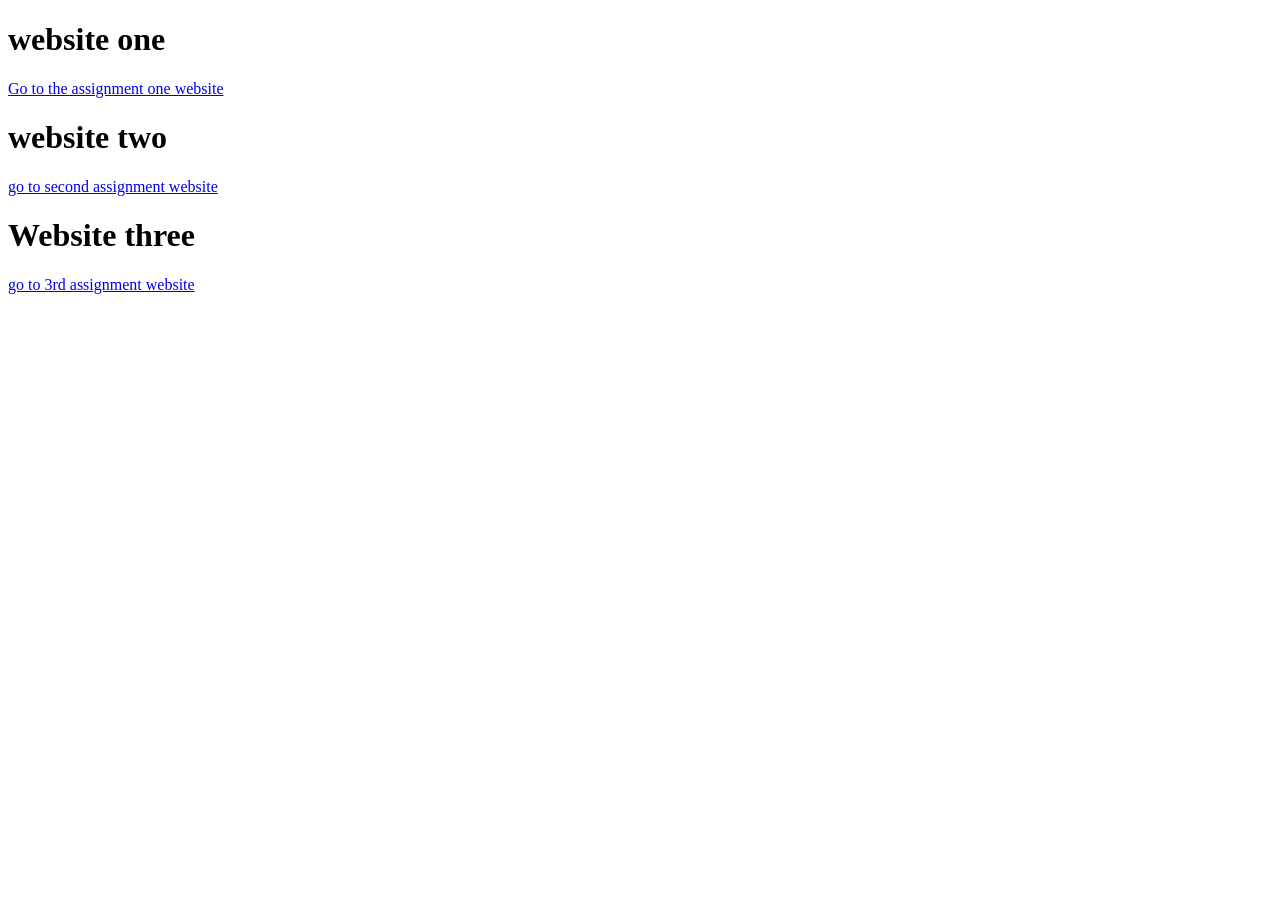
<file: index.html>
<!DOCTYPE html>
<html lang="en">
<head>
    <meta charset="UTF-8">
    <meta name="viewport" content="width=device-width, initial-scale=1.0">
    <title>All Assignment links</title>
</head>
<body>
    <h1>website one</h1>
    <a href="/one/index.html">Go to the assignment one website</a>
    <br>
    <h1>website two</h1>
    <a href="/two/index.html">go to second assignment website</a>
    <br>
    <h1>Website three</h1>
    <a href="/three/index.html">go to 3rd assignment website</a>
</body>
</html>
</file>
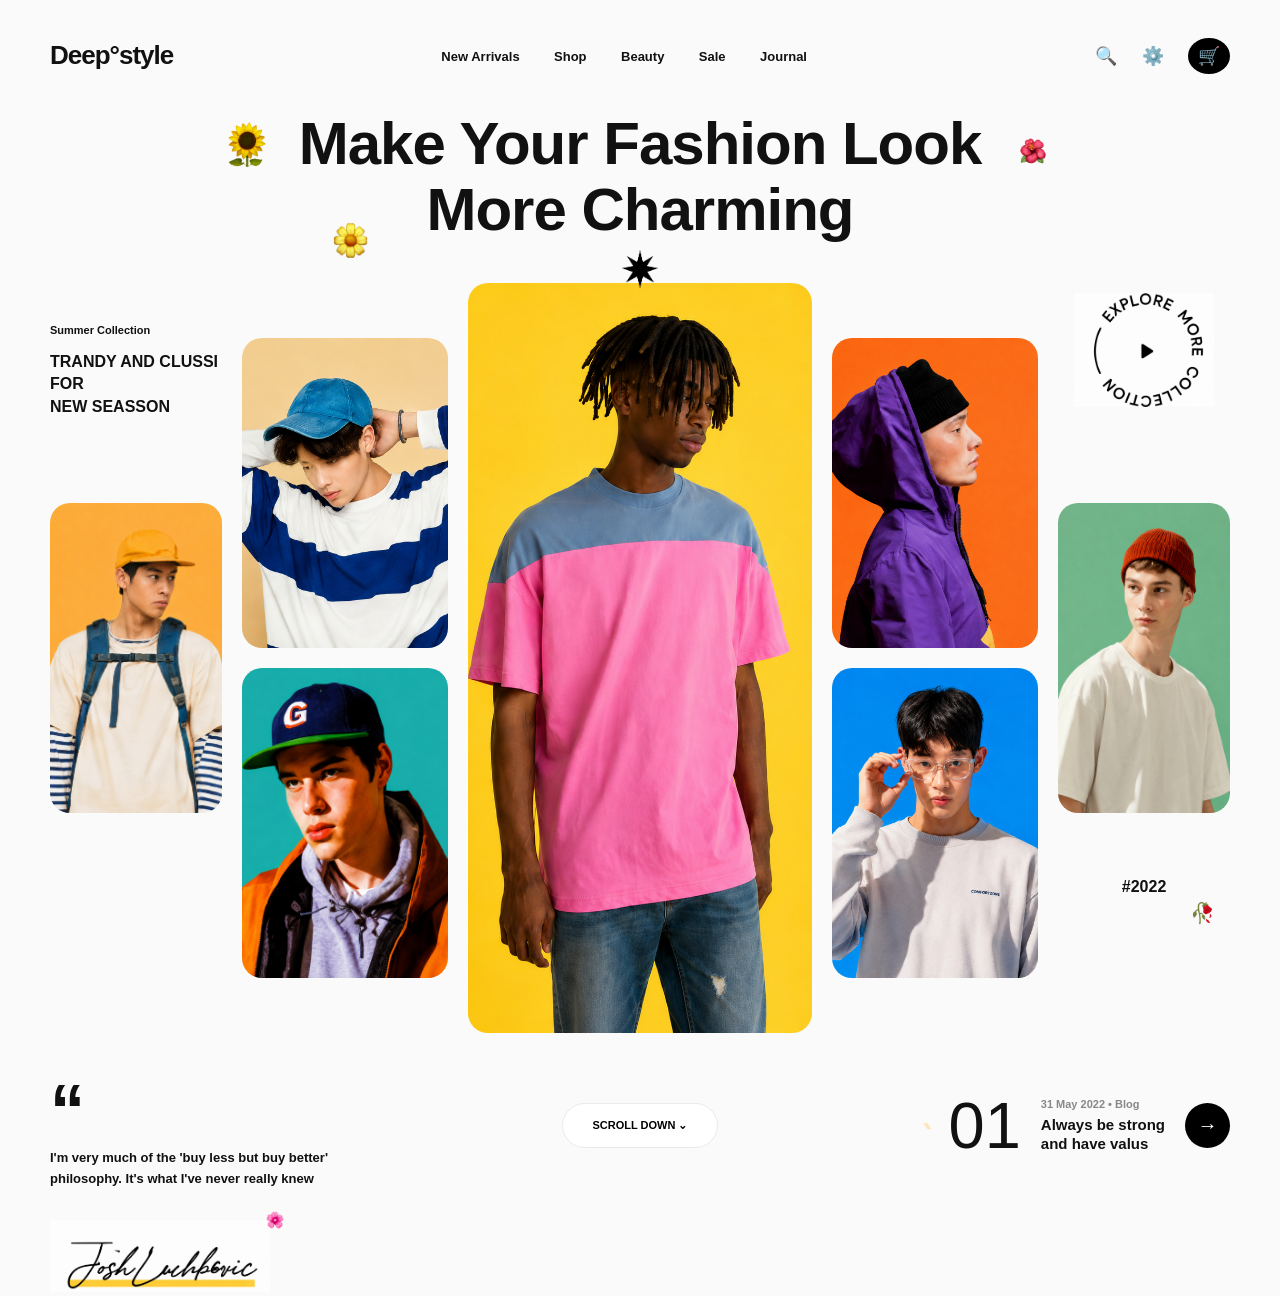
<file: three/index.html>
<!doctype html>
<html lang="en">
  <head>
    <meta charset="UTF-8" />
    <meta name="viewport" content="width=device-width, initial-scale=1.0" />
    <title>Deep°style Final Website</title>
    <link rel="stylesheet" href="style.css" />
  </head>
  <body>
    <div class="container">
      <header class="header">
        <div class="logo">Deep°style</div>
        <div class="nav">
          <span>New Arrivals</span>
          <span>Shop</span>
          <span>Beauty</span>
          <span>Sale</span>
          <span>Journal</span>
        </div>
        <div class="icons">
          <span>🔍</span>
          <span>⚙️</span>
          <span class="cart">🛒</span>
        </div>
      </header>

      <div class="hero">
        <img
          src="sunflower-emoji-plant-blossom-petal-transparent-png-220060-removebg-preview.png"
          alt="Sunflower"
          class="emoji left-emoji"
        />
        <h1>Make Your Fashion Look<br />More Charming</h1>
        <img
          src="Fabulous-Flower-Design-Flowers-Emoji-PNG-thumb-removebg-preview.png"
          alt="Red Flower"
          class="emoji right-emoji"
        />
        <img
          src="aewo372qwq5f-removebg-preview.png"
          alt="Yellow Daisy"
          class="emoji daisy-emoji"
        />
      </div>

      <div class="grid-container">
        <div class="item text-area">
          <p class="subtitle">Summer Collection</p>
          <h2>TRANDY AND CLUSSI FOR<br />NEW SEASSON</h2>
        </div>

        <div class="item img-1 img-box"></div>
        <div class="item img-2 img-box"></div>
        <div class="item img-3 img-box"></div>

        <div class="item img-4 img-box">
          <img src="star-removebg-preview.png" alt="Star" class="star" />
        </div>

        <div class="item img-5 img-box"></div>
        <div class="item img-6 img-box"></div>
        <div class="item img-7 img-box"></div>

        <div class="item explore-area">
          <img
            src="ChatGPT_Image_May_12_2026_03_38_47_PM.png"
            alt="Explore More"
            class="explore-img"
          />
        </div>

        <div class="item hashtag-area">
          <div style="margin-top: 30px">#2022</div>
          <div class="wilted-rose">🥀</div>
        </div>

        <div class="item quote-area">
          <div class="quote-mark">“</div>
          <p>
            I'm very much of the 'buy less but buy better' philosophy. It's what
            I've never really knew
          </p>

          <div class="signature-wrapper">
            <img
              src="signature_1.png"
              alt="Josh Luckperic Signature"
              class="signature-img"
            />
            <img src="pink-flower.png" alt="Pink Flower" class="pink-flower" />
          </div>
        </div>

        <div class="item scroll-area">
          <button class="scroll-btn">SCROLL DOWN ⌄</button>
        </div>

        <div class="item blog-area">
          <div class="blog-num-wrapper">
            <img src="yellow-bar_1.png" alt="Yellow Bar" class="yellow-bar" />
            <h1 class="blog-num">01</h1>
          </div>
          <div class="blog-info">
            <p>31 May 2022 • Blog</p>
            <h4>Always be strong<br />and have valus</h4>
          </div>
          <div class="arrow-btn">→</div>
        </div>
      </div>
    </div>
  </body>
</html>
</file>
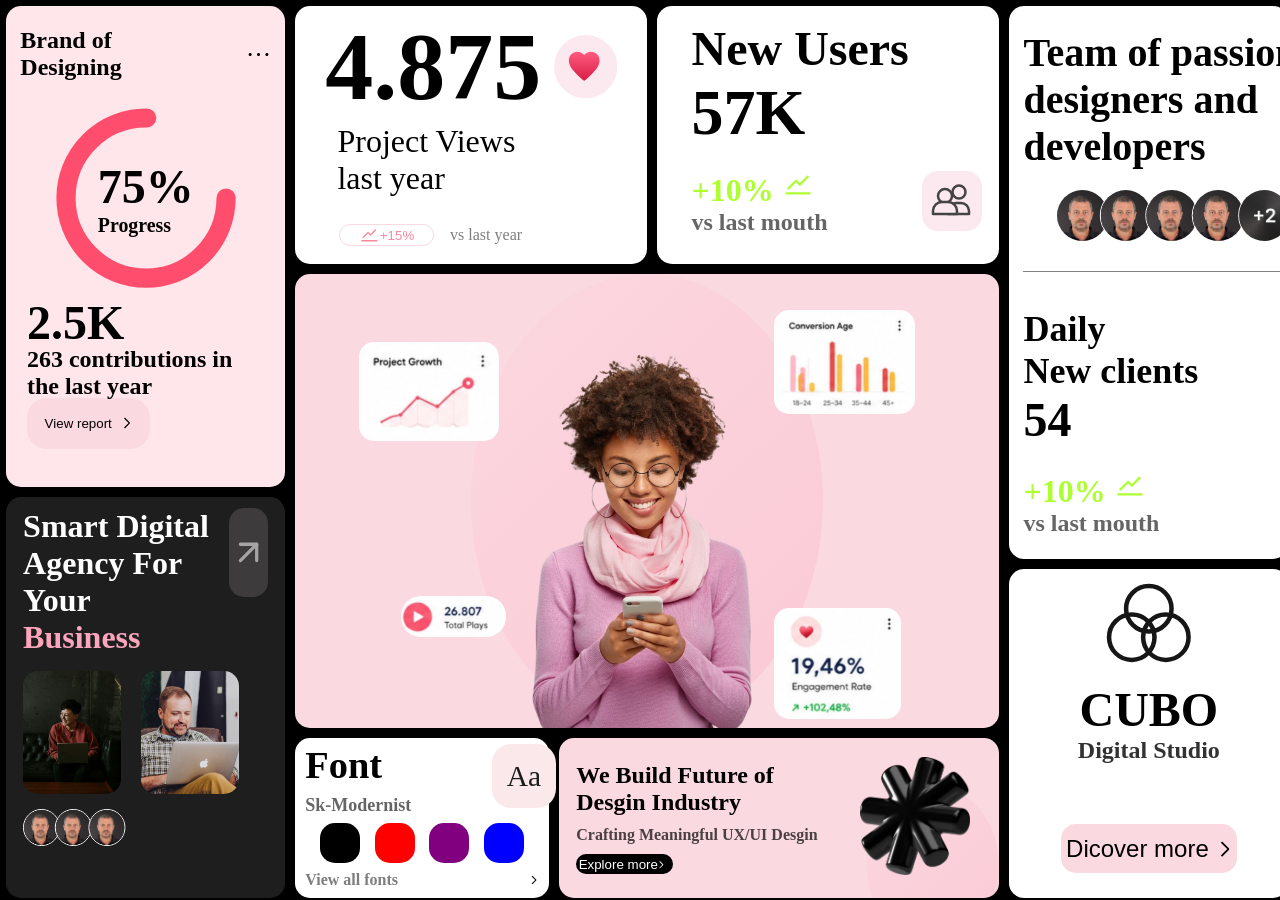
<file: two/index.html>
<!doctype html>
<html lang="en">
  <head>
    <meta charset="UTF-8" />
    <meta name="viewport" content="width=device-width, initial-scale=1.0" />
    <title>Second</title>
    <link rel="stylesheet" href="style.css" />
    <link rel="preconnect" href="https://fonts.googleapis.com">
<link rel="preconnect" href="https://fonts.gstatic.com" crossorigin>
<link href="https://fonts.googleapis.com/css2?family=Montserrat:ital,wght@0,100..900;1,100..900&family=Roboto:ital,wght@0,100..900;1,100..900&family=Strichpunkt+Sans:wght@400..900&display=swap" rel="stylesheet">
  </head>
  <body>
    <div class="grid-all">
      <div class="upper-left">
        <div class="upper-left-one">
          <h2>Brand of <br />Designing</h2>
          <svg
            xmlns="http://www.w3.org/2000/svg"
            width="1em"
            height="1em"
            viewBox="0 0 512 512"
          >
            <path d="M0 0h512v512H0z" fill="none" />
            <path
              fill="currentColor"
              fill-rule="evenodd"
              d="M117.333 256c0-17.673-14.327-32-32-32s-32 14.327-32 32s14.327 32 32 32s32-14.327 32-32m341.333 0c0-17.673-14.327-32-32-32s-32 14.327-32 32s14.327 32 32 32s32-14.327 32-32M288 256c0-17.673-14.327-32-32-32s-32 14.327-32 32s14.327 32 32 32s32-14.327 32-32"
            />
          </svg>
        </div>
        <div class="upper-left-two">
          <svg class="w-32 h-32 transform -rotate-90" viewBox="0 0 120 120">
            <circle
              cx="60"
              cy="60"
              r="50"
              fill="none"
              stroke="#FFE6EB"
              stroke-width="12"
            />
            <circle
              cx="60"
              cy="60"
              r="50"
              fill="none"
              stroke="#FF4D6D"
              stroke-width="12"
              stroke-dasharray="314.15"
              stroke-dashoffset="78.5"
              stroke-linecap="round"
            />
          </svg>
          <div class="persentage">
            <h1>75%</h1>
            <h5>Progress</h5>
          </div>
        </div>
        <div class="upper-left-three">
          <h1>2.5K</h1>
          <h4>263 contributions in <br />the last year</h4>
          <button>
            View report
            <svg
              xmlns="http://www.w3.org/2000/svg"
              width="0.5em"
              height="1em"
              viewBox="0 0 12 24"
            >
              <path d="M0 0h12v24H0z" fill="none" />
              <defs>
                <path
                  id="SVG1pzpbdYY"
                  fill="currentColor"
                  d="m7.588 12.43l-1.061 1.06L.748 7.713a.996.996 0 0 1 0-1.413L6.527.52l1.06 1.06l-5.424 5.425z"
                />
              </defs>
              <use
                fill-rule="evenodd"
                href="#SVG1pzpbdYY"
                transform="rotate(-180 5.02 9.505)"
              />
            </svg>
          </button>
        </div>
      </div>
      <div class="upper-center-one">
        <div class="upper-center-one-one">
          <h1>4.875</h1>
          <svg viewBox="0 0 64 64" xmlns="http://www.w3.org/2000/svg">
            <circle cx="32" cy="32" r="32" fill="#FCE9EF" />

            <defs>
              <linearGradient id="heartGrad" x1="0%" y1="0%" x2="0%" y2="100%">
                <stop offset="0%" stop-color="#FF5B7F" />
                <stop offset="100%" stop-color="#D81D45" />
              </linearGradient>
            </defs>

            <path
              d="M32 46.1c-1.5 0-2.9-0.6-4-1.6C19.7 36.6 15 32 15 25.5c0-4.8 3.8-8.7 8.6-8.7 2.8 0 5.4 1.4 6.9 3.5 1.5-2.1 4.1-3.5 6.9-3.5 4.8 0 8.6 3.9 8.6 8.7 0 6.5-4.7 11.1-13 18.9-1.1 1-2.5 1.7-4 1.7z"
              fill="url(#heartGrad)"
            />
          </svg>
        </div>
        <div class="upper-center-one-two">
          <p>Project Views <br />last year</p>
        </div>
        <div class="upper-center-one-three">
          <button>
            <svg
              xmlns="http://www.w3.org/2000/svg"
              width="1em"
              height="1em"
              viewBox="0 0 1024 1024"
            >
              <path d="M0 0h1024v1024H0z" fill="none" />
              <path
                fill="currentColor"
                d="M904 747H120c-4.4 0-8 3.6-8 8v56c0 4.4 3.6 8 8 8h784c4.4 0 8-3.6 8-8v-56c0-4.4-3.6-8-8-8M165.7 621.8l39.7 39.5c3.1 3.1 8.2 3.1 11.3 0l234.7-233.9l97.6 97.3a32.11 32.11 0 0 0 45.2 0l264.2-263.2c3.1-3.1 3.1-8.2 0-11.3l-39.7-39.6a8.03 8.03 0 0 0-11.3 0l-235.7 235l-97.7-97.3a32.11 32.11 0 0 0-45.2 0L165.7 610.5a7.94 7.94 0 0 0 0 11.3"
              />
            </svg>

            +15%
          </button>
          <p>vs last year</p>
        </div>
      </div>
      <div class="upper-center-two">
        <div class="upper-center-two-one">
          <h2>New Users</h2>
          <h1>57K</h1>
        </div>
        <div class="upper-center-two-two">
          <div>
            <h1 class="upper-center-two-inner-h1">
              +10%
              <svg
                xmlns="http://www.w3.org/2000/svg"
                width="1em"
                height="1em"
                viewBox="0 0 1024 1024"
              >
                <path d="M0 0h1024v1024H0z" fill="none" />
                <path
                  fill="currentColor"
                  d="M904 747H120c-4.4 0-8 3.6-8 8v56c0 4.4 3.6 8 8 8h784c4.4 0 8-3.6 8-8v-56c0-4.4-3.6-8-8-8M165.7 621.8l39.7 39.5c3.1 3.1 8.2 3.1 11.3 0l234.7-233.9l97.6 97.3a32.11 32.11 0 0 0 45.2 0l264.2-263.2c3.1-3.1 3.1-8.2 0-11.3l-39.7-39.6a8.03 8.03 0 0 0-11.3 0l-235.7 235l-97.7-97.3a32.11 32.11 0 0 0-45.2 0L165.7 610.5a7.94 7.94 0 0 0 0 11.3"
                />
              </svg>
            </h1>
            <h2 class="upper-center-two-inner-h2">vs last mouth</h2>
          </div>
          <svg
            class="user-upper-center-two"
            width="64"
            height="64"
            viewBox="0 0 64 64"
            xmlns="http://www.w3.org/2000/svg"
          >
            <rect x="2" y="2" width="60" height="60" rx="16" fill="#FCE9EF" />

            <circle
              cx="39"
              cy="23"
              r="6.5"
              fill="#FCE9EF"
              stroke="#444"
              stroke-width="2.5"
            />
            <path
              d="M 28 45 v -3 c 0 -4.5 3.5 -8 8 -8 h 5 c 4.5 0 8 3.5 8 8 v 3 Z"
              fill="#FCE9EF"
              stroke="#444"
              stroke-width="2.5"
              stroke-linejoin="round"
            />

            <circle
              cx="25"
              cy="27"
              r="7"
              fill="#FCE9EF"
              stroke="#444"
              stroke-width="2.5"
            />
            <path
              d="M 13 45 v -3 c 0 -5 4 -9 9 -9 h 6 c 5 0 9 4 9 9 v 3 Z"
              fill="#FCE9EF"
              stroke="#444"
              stroke-width="2.5"
              stroke-linejoin="round"
            />
          </svg>
        </div>
      </div>
      <div class="upper-right">
        <div class="upper-right-one">
          <h1>Team of passionate <br />designers and <br />developers</h1>
          <div class="upper-right-one-images">
            <img src="person curcle.jpg" alt="error to load" />
            <img src="person curcle.jpg" alt="error to load" />
            <img src="person curcle.jpg" alt="error to load" />
            <img src="person curcle.jpg" alt="error to load" />
            <img src="2 img.png" alt="error to load" />
          </div>
        </div>
        <div class="upper-right-two">
          <div class="upper-right-two-one">
            <h2>Daily <br />New clients</h2>
            <h1>54</h1>
          </div>
          <div class="upper-right-two-two">
            <div>
              <h1 class="upper-center-two-inner-h1">
                +10%
                <svg
                  xmlns="http://www.w3.org/2000/svg"
                  width="1em"
                  height="1em"
                  viewBox="0 0 1024 1024"
                >
                  <path d="M0 0h1024v1024H0z" fill="none" />
                  <path
                    fill="currentColor"
                    d="M904 747H120c-4.4 0-8 3.6-8 8v56c0 4.4 3.6 8 8 8h784c4.4 0 8-3.6 8-8v-56c0-4.4-3.6-8-8-8M165.7 621.8l39.7 39.5c3.1 3.1 8.2 3.1 11.3 0l234.7-233.9l97.6 97.3a32.11 32.11 0 0 0 45.2 0l264.2-263.2c3.1-3.1 3.1-8.2 0-11.3l-39.7-39.6a8.03 8.03 0 0 0-11.3 0l-235.7 235l-97.7-97.3a32.11 32.11 0 0 0-45.2 0L165.7 610.5a7.94 7.94 0 0 0 0 11.3"
                  />
                </svg>
              </h1>
              <h2 class="upper-center-two-inner-h2">vs last mouth</h2>
            </div>
            <svg
              class="followers"
              viewBox="0 0 64 64"
              xmlns="http://www.w3.org/2000/svg"
            >
              <rect x="2" y="2" width="60" height="60" rx="16" fill="#FCE9EF" />

              <circle
                cx="26"
                cy="26"
                r="7"
                fill="none"
                stroke="#444"
                stroke-width="2.5"
              />
              <path
                d="M 14 45 v -3 c 0 -5 4 -9 9 -9 h 6 c 5 0 9 4 9 9 v 3 Z"
                fill="none"
                stroke="#444"
                stroke-width="2.5"
                stroke-linejoin="round"
              />

              <path
                d="M 40 26 h 8 M 44 22 v 8"
                stroke="#444"
                stroke-width="2.5"
                stroke-linecap="round"
              />
            </svg>
          </div>
        </div>
      </div>
      <div class="center">
        <div class="curcle"></div>
        <img class="center-img" src="center_person.png" alt="error to load" />
        <img class="one-img" src="one.png" alt="" />
        <img class="two-img" src="two.png" alt="" />
        <img class="three-img" src="three.png" alt="" />
        <img class="four-img" src="four.png" alt="" />
      </div>
      <div class="lower-left">
        <div class="lower-left-one">
          <div>
            <h1>
              Smart Digital <br />Agency For Your <br />
              <h1 class="hi">Business</h1>
            </h1>
          </div>
          <svg
            xmlns="http://www.w3.org/2000/svg"
            width="24"
            height="24"
            viewBox="0 0 24 24"
            fill="none"
            stroke="currentColor"
            stroke-width="2"
            stroke-linecap="round"
            stroke-linejoin="round"
          >
            <line x1="7" y1="17" x2="17" y2="7"></line>
            <polyline points="7 7 17 7 17 17"></polyline>
          </svg>
        </div>
        <div class="lower-left-two">
          <img src="lower person 1.jpg" alt="error" />
          <img src="lower person 2.jpg" alt="error" />
        </div>
        <div class="lower-left-three">
          <img src="person curcle.jpg" alt="" />
          <img src="person curcle.jpg" alt="" />
          <img src="person curcle.jpg" alt="" />
        </div>
      </div>
      <div class="lower-center-one">
        <div class="lower-center-one-one">
          <h1>Font</h1>
          <svg
            xmlns="http://www.w3.org/2000/svg"
            viewBox="0 0 100 100"
            width="64"
            height="64"
          >
            <rect width="100" height="100" rx="30" fill="#fae8eb" />

            <text
              x="50"
              y="66"
              font-family="Georgia, 'Times New Roman', serif"
              font-size="46"
              font-weight="normal"
              fill="#1c1c1c"
              text-anchor="middle"
            >
              Aa
            </text>
          </svg>
        </div>
        <div class="lower-center-one-two">
          <h4>Sk-Modernist</h4>
        </div>
        <div class="lower-center-one-three">
          <div class="lower-color"></div>
          <div class="lower-color" style="background-color: red"></div>
          <div class="lower-color" style="background-color: purple"></div>
          <div class="lower-color" style="background-color: blue"></div>
        </div>
        <div class="lower-center-one-four">
          <h4>View all fonts</h4>
          <svg
            xmlns="http://www.w3.org/2000/svg"
            width="0.5em"
            height="1em"
            viewBox="0 0 12 24"
          >
            <path d="M0 0h12v24H0z" fill="none" />
            <defs>
              <path
                id="SVG1pzpbdYY"
                fill="currentColor"
                d="m7.588 12.43l-1.061 1.06L.748 7.713a.996.996 0 0 1 0-1.413L6.527.52l1.06 1.06l-5.424 5.425z"
              />
            </defs>
            <use
              fill-rule="evenodd"
              href="#SVG1pzpbdYY"
              transform="rotate(-180 5.02 9.505)"
            />
          </svg>
        </div>
      </div>
      <div class="lower-center-two">
        <div class="lower-center-two-one">
          <h1>We Build Future of <br />Desgin Industry</h1>
          <h4>Crafting Meaningful UX/UI Desgin</h4>
          <button class="lower-btn">
            Explore more
            <svg
              xmlns="http://www.w3.org/2000/svg"
              width="0.5em"
              height="1em"
              viewBox="0 0 12 24"
            >
              <path d="M0 0h12v24H0z" fill="none" />
              <defs>
                <path
                  id="SVG1pzpbdYY"
                  fill="currentColor"
                  d="m7.588 12.43l-1.061 1.06L.748 7.713a.996.996 0 0 1 0-1.413L6.527.52l1.06 1.06l-5.424 5.425z"
                />
              </defs>
              <use
                fill-rule="evenodd"
                href="#SVG1pzpbdYY"
                transform="rotate(-180 5.02 9.505)"
              />
            </svg>
          </button>
        </div>
        <div class="lower-center-two-two">
          <img src="lower black icon.avif" alt="error to load" />
        </div>
        <div class="lower-circle"></div>
      </div>
      <div class="lower-right">
        <div class="lower-right-one">
          <svg
            width="64"
            height="64"
            viewBox="0 0 100 100"
            fill="none"
            xmlns="http://www.w3.org/2000/svg"
          >
            <circle cx="50" cy="35" r="20" stroke="#161616" stroke-width="4" />
            <circle cx="35" cy="60" r="20" stroke="#161616" stroke-width="4" />
            <circle cx="65" cy="60" r="20" stroke="#161616" stroke-width="4" />
          </svg>
          <h1>CUBO</h1>
          <h2>Digital Studio</h2>
        </div>
        <div class="lower-right-two">
          <button>
            Dicover more
            <svg
              xmlns="http://www.w3.org/2000/svg"
              width="0.5em"
              height="1em"
              viewBox="0 0 12 24"
            >
              <path d="M0 0h12v24H0z" fill="none" />
              <defs>
                <path
                  id="SVG1pzpbdYY"
                  fill="currentColor"
                  d="m7.588 12.43l-1.061 1.06L.748 7.713a.996.996 0 0 1 0-1.413L6.527.52l1.06 1.06l-5.424 5.425z"
                />
              </defs>
              <use
                fill-rule="evenodd"
                href="#SVG1pzpbdYY"
                transform="rotate(-180 5.02 9.505)"
              />
            </svg>
          </button>
        </div>
      </div>
    </div>
  </body>
</html>
</file>
<file: three/style.css>
* {
  margin: 0;
  padding: 0;
  box-sizing: border-box;
}

html,
body {
  height: 100%;
  width: 100%;
  font-family: Arial, sans-serif;
  background-color: #fafafa;
  color: #111;
}

img {
  max-width: 100%;
  height: auto;
}

.container {
  padding: 20px 50px;
  max-width: 1300px;
  margin: 0 auto;
}

.header {
  display: flex;
  justify-content: space-between;
  align-items: center;
  padding: 20px 0 40px 0;
}
.logo {
  font-size: 26px;
  font-weight: 800;
  letter-spacing: -1px;
}
.nav span {
  margin: 0 15px;
  font-size: 13px;
  font-weight: bold;
  cursor: pointer;
}
.icons span {
  margin-left: 20px;
  font-size: 18px;
  cursor: pointer;
}
.cart {
  background-color: black;
  color: white;
  padding: 8px 10px;
  border-radius: 50%;
  font-size: 14px;
}

.hero {
  text-align: center;
  position: relative;
  margin-bottom: 40px;
}
.hero h1 {
  font-size: 60px;
  line-height: 1.1;
  font-weight: 800;
  letter-spacing: -1px;
}

.emoji {
  position: absolute;
  width: 40px;
}
.left-emoji {
  left: 15%;
  top: 10px;
}
.right-emoji {
  right: 15%;
  top: 10px;
}
.daisy-emoji {
  left: 24%;
  bottom: -15px;
  width: 35px;
  z-index: 10;
}

.grid-container {
  display: grid;
  gap: 20px;
  grid-template-columns: 1fr 1.2fr 2fr 1.2fr 1fr;
  grid-template-rows: repeat(16, 35px) auto auto;

  grid-template-areas:
    ".     .     img4  .     exp "
    "text  img2  img4  img5  exp "
    "text  img2  img4  img5  exp "
    ".     img2  img4  img5  .   "
    "img1  img2  img4  img5  img7"
    "img1  img2  img4  img5  img7"
    "img1  img2  img4  img5  img7"
    "img1  img3  img4  img6  img7"
    "img1  img3  img4  img6  img7"
    "img1  img3  img4  img6  img7"
    ".     img3  img4  img6  hash"
    ".     img3  img4  img6  hash"
    ".     img3  img4  img6  .   "
    ".     .     img4  .     .   "
    "quote quote .     .     .   "
    "quote quote scroll blog blog";
}

.text-area {
  grid-area: text;
  display: flex;
  flex-direction: column;
  justify-content: flex-end;
  padding-bottom: 10px;
}

.img-1 {
  grid-area: img1;
  background-image: url("boy1.png");
}
.img-2 {
  grid-area: img2;
  background-image: url("boy2.png");
}
.img-3 {
  grid-area: img3;
  background-image: url("boy3.png");
}
.img-4 {
  grid-area: img4;
  position: relative;
  background-image: url("boy4.png");
}
.img-5 {
  grid-area: img5;
  background-image: url("boy5.png");
}
.img-6 {
  grid-area: img6;
  background-image: url("boy6.png");
}
.img-7 {
  grid-area: img7;
  background-image: url("boy7.png");
}

.explore-area {
  grid-area: exp;
  display: flex;
  justify-content: center;
  align-items: flex-start;
  padding-top: 10px;
}
.hashtag-area {
  grid-area: hash;
  text-align: center;
  font-weight: bold;
  padding-top: 15px;
  position: relative;
}
.quote-area {
  grid-area: quote;
  padding-top: 40px;
}
.scroll-area {
  grid-area: scroll;
  display: flex;
  justify-content: center;
  align-items: center;
}
.blog-area {
  grid-area: blog;
  display: flex;
  align-items: center;
  justify-content: flex-end;
  gap: 20px;
}

.item {
  border-radius: 20px;
}
.img-box {
  background-size: cover;
  background-position: center;
  background-repeat: no-repeat;
}

.subtitle {
  font-size: 11px;
  font-weight: bold;
  margin-bottom: 15px;
}
.text-area h2 {
  font-size: 16px;
  line-height: 1.4;
  font-weight: 800;
}

.star {
  position: absolute;
  top: -35px;
  left: 50%;
  margin-left: -30px;
  width: 60px;
}
.explore-img {
  width: 140px;
}

.wilted-rose {
  font-size: 20px;
  text-align: right;
  padding-right: 15px;
  margin-top: 5px;
}

.quote-mark {
  font-size: 70px;
  line-height: 0.5;
  margin-bottom: 20px;
  font-weight: bold;
}
.quote-area p {
  margin-bottom: 20px;
  width: 85%;
  line-height: 1.6;
  font-size: 13px;
  font-weight: bold;
}

.signature-wrapper {
  position: relative;
  display: inline-block;
  width: 220px;
  margin-top: 10px;
}
.signature-img {
  width: 100%;
  display: block;
}
.pink-flower {
  position: absolute;
  right: -25px;
  top: -10px;
  width: 40px;
}

.scroll-btn {
  padding: 15px 30px;
  background-color: white;
  border: 1px solid #eaeaea;
  border-radius: 30px;
  font-weight: bold;
  font-size: 11px;
  cursor: pointer;
}

.blog-num-wrapper {
  position: relative;
  display: flex;
  align-items: center;
}

.yellow-bar {
  position: absolute;
  left: -30px;
  top: 50%;
  transform: translateY(-50%);
  width: 20px;
}

.blog-num {
  font-size: 65px;
  font-weight: 300;
  line-height: 1;
}

.blog-info {
  display: flex;
  flex-direction: column;
  justify-content: center;
}

.blog-info p {
  font-size: 11px;
  color: #888;
  font-weight: bold;
  margin-bottom: 5px;
}

.blog-info h4 {
  font-size: 15px;
  font-weight: 800;
  line-height: 1.3;
}

.arrow-btn {
  background-color: black;
  color: white;
  border-radius: 50%;
  width: 45px;
  height: 45px;
  display: flex;
  justify-content: center;
  align-items: center;
  font-size: 20px;
  cursor: pointer;
  min-width: 45px;
}
</file>
<file: two/style.css>
* {
  margin: 0;
  padding: 0;
  box-sizing: border-box;
}

.roboto-cj {
  font-family: "Roboto", sans-serif;
  font-optical-sizing: auto;
  font-weight: auto;
  font-style: normal;
  font-variation-settings:
    "wdth" 100;
}
html,
body {
  height: 100%;
  width: 100%;
  background-color: black;
  font-family: roboto-cj;
}

.grid-all {
  padding: 0.5%;
  height: 100%;
  width: 100%;
  display: grid;
  gap: 10px;
  grid-template-columns: 22% 20% 7% 27% 22%;
  grid-template-rows: 29% 24% 7% 18% 18%;
  grid-template-areas:
    "upper-left upper-center-one upper-center-one upper-center-two upper-right"
    "upper-left center center center upper-right"
    "lower-left center center center upper-right"
    "lower-left center center center lower-right"
    "lower-left lower-center-one lower-center-two lower-center-two lower-right";
}
.upper-left ,.upper-center-one,.upper-center-two,.upper-right,.center,.lower-left,.lower-center-one,.lower-center-two,.lower-right{
    border-radius: 15px;
}
/* upperleft css */
.upper-left {
  background-color: #ffe6eb;
  grid-area: upper-left;
  display: flex;
  align-items: flex-start;
  flex-direction: column;
}
.upper-left-one {
  height: 20%;
  width: 90%;
  display: flex;
  align-self: center;
  align-items: center;
  justify-content: space-between;
}
.upper-left-one svg {
  width: 10%;
  height: auto;
}
.upper-left-two {
  height: 40%;
  width: 90%;
  display: flex;
  flex-direction: column;
  align-items: center;
  align-self: center;
  justify-content: center;
  position: relative;
}
.persentage {
  position: absolute;
  font-size: x-large;
}

.uooer-left-three {
  height: 40%;
  display: flex;
  flex-direction: column;
  align-self: flex-start;
  justify-content: space-between;
  column-gap: 15%;
}
.upper-left-three * {
  width: 100%;
  height: 40%;
  margin-left: 10%;
}
.upper-left-three h1 {
  font-size: xxx-large;
}
.upper-left-three h4 {
  font-size: x-large;
}
.upper-left-three button {
  background-color: #fad9e0;
  border: none;
  border-radius: 20px;
  width: 60%;
  white-space: nowrap;
  padding: 0 4%0 4%;
  display: flex;
  align-items: center;
  justify-content: center;
}
.upper-left-three button svg {
  width: 10px;
  height: auto;
}

/* uppercenter one css */
.upper-center-one {
  background-color: white;
  grid-area: upper-center-one;
  display: flex;
  flex-direction: column;
  align-items: center;
  height: 100%;
  width: 100%;
  padding: 1% 0 1% 0;
}
.upper-center-one-one {
  width: 90%;
  height: 45%;
  display: flex;
  align-items: center;
  justify-content: space-evenly;
}
.upper-center-one-one h1 {
  font-size: 6em;
  text-transform: bold;
}
.upper-center-one-one svg {
  max-width: 20%;
}
.upper-center-one-two {
  height: 35%;
  font-size: 2em;
  align-self: flex-start;
  margin-left: 12%;
}
.upper-center-one-three {
  height: 20%;
  width: 90%;
  display: flex;
  align-items: center;
  margin-left: 15%;
  gap: 5%;
  justify-content: flex-start;
}
.upper-center-one-three button {
  width: 30%;
  border: 0.2px solid #fad9e0;
  background-color: white;
  padding: 0 6% 0 6%;
  border-radius: 15px;
  color: #f8899f;
  white-space: nowrap;
  display: flex;
  align-items: center;
  justify-content: space-evenly;
}
.upper-center-one-three button svg {
  width: 50%;
  height: 50%;
}
.upper-center-one-three p {
  text-transform: bold;
  opacity: 0.5;
}

/* uppercenter two css */
.upper-center-two {
  background-color: white;
  grid-area: upper-center-two;
  display: flex;
  flex-direction: column;
  gap: 10%;
  padding: 3% 0 0 10%;
}
.upper-center-two-one {
  font-size: xx-large;
  line-height: 2em;
}
.upper-center-two-two {
  display: flex;
  align-items: center;
  position: relative;
}
.user-upper-center-two {
  position: absolute;
  right: 5%;
  bottom: 5%;
}
.upper-center-two-inner-h1 {
  color: greenyellow;
}
.upper-center-two-inner-h2 {
  opacity: 0.6;
}

/* upper right css */
.upper-right {
  background-color: white;
  grid-area: upper-right;
  display: flex;
  flex-direction: column;
  align-items: flex-start;
  justify-content: space-between;
  padding: 8% 5% 8% 5%;
  overflow: hidden;
}
.upper-right-one {
  display: flex;
  flex-direction: column;
  gap: 8%;
  height: 48%;
  border-bottom: 1px solid rgba(0, 0, 0, 0.5);
  border-radius: 0;
}
.upper-right-one h1 {
  white-space: nowrap;
  font-size: 2.5em;
}
.upper-right-one-images {
  align-self: center;
  padding-left: 10%;
}
.upper-right-one-images img {
  width: 18%;
  height: auto;
  border-radius: 50%;
  border: 0.5px solid white;
}
.upper-right-one-images img:nth-child(2) {
  transform: translate(-25%);
}
.upper-right-one-images img:nth-child(3) {
  transform: translate(-45%);
}
.upper-right-one-images img:nth-child(4) {
  transform: translate(-65%);
}
.upper-right-one-images img:nth-child(5) {
  transform: translate(-85%);
}
.upper-right-two{
    display: flex;
    flex-direction: column;
    gap: 10%;
    height: 45%;
}
.upper-right-two-one{
    font-size: x-large;
}
.upper-right-two-two{
    display: flex;
    align-items: center;
    position: relative;
    height: auto;
}
.followers{
    position: absolute;
    width: 30%;
    height: auto;
    left: 150%;
    bottom: 0.2px;
}



/* center grid css */
.center {
  background-color: #fad9e0;
  grid-area: center;
  display: flex;
  justify-content: center;
  align-items: center;
  position: relative;
}
.curcle{
    width: 50%;
    height: 100%;
    background: linear-gradient(135deg, #ffd3dd 0%, #fba6bc 100%);
    opacity: 0.3;
    border-radius: 50%;
    border: none;
}
.center-img{
    position: absolute;
    align-self: center;
    width: 55%;
    height: auto;
    bottom: 0;
}
.one-img{
    position: absolute;
    border-radius: 15px;
    width: 20%;
    left: 9%;
    top: 15%;
}
.two-img{
    position: absolute;
    border-radius: 20px;
    width: 15%;
    height: auto;
    bottom: 20%;
    left: 15%;
}
.three-img{
    position: absolute;
    border-radius: 15px;
    width: 20%;
    height: auto;
    right: 12%;
    top: 8%;
}
.four-img{
    position: absolute;
    border-radius: 15px;
    width: 18%;
    height: auto;
    bottom: 2%;
    right: 14%;
}


/* lower left grid css */
.lower-left {
  background-color: #1E1E1E;
  grid-area: lower-left;
  display: flex;
  flex-direction: column;
  gap: 4%;
  color: #ffffff;
  padding: 4% 6% 4% 6%;

}
.hi{
    color: #fba6bc;
}
.lower-left-one{
    display: flex;
    align-items: flex-start;
    justify-content: space-between;
}
.lower-left-one h1{
    font-size: 200%;
}
.lower-left-one svg{
    background-color: #524f4f;
    width: 18%;
    height: 60%;
    border-radius: 15px;
    opacity: 0.6;
}
.lower-left-two{
    display: flex;
    align-items: center;
    justify-content: flex-start;
    gap: 8%;
}
.lower-left-two img{
    width: 40%;
    border-radius: 15px;
}
.lower-left-three{
    position: relative;
}
.lower-left-three img{
    width: 15%;
    border-radius: 50%;
    border: 0.1px solid white;
}
.lower-left-three img:nth-child(2){
    transform: translate(-25%);
}
.lower-left-three img:nth-child(3){
    transform: translate(-45%);
}


/* lower center grid css */
.lower-center-one {
  background-color: #ffffff;
  grid-area: lower-center-one;
  display: flex;
  flex-direction: column;
  padding: 2% 4% 2% 4%;
  gap: 5%;
}
.lower-center-one-one{
    display: flex;
    position: relative;
    align-items: flex-start;
    justify-content: space-between;
    font-size: larger;
}
.lower-center-one-one svg{
   position: absolute;
   top: 1%;
   left: 80%;
}
.lower-center-one-two{
    font-size: large;
    opacity: 0.6;
    display: flex;
    align-items: flex-start;
}
.lower-center-one-three{
    display: flex;
    align-items: center;
    justify-content: space-evenly;
}
.lower-color{
    width: 2.5em;
    height: 2.5em;
    background-color: black;
    border-radius: 15px;
}
.lower-center-one-four{
    display: flex;
    align-items: center;
    justify-content: space-between;
}
.lower-center-one-four h4{
    opacity: 0.5;
}
.lower-center-one-four svg{
    text-transform: bold;
}

/* lower center two grid css */
.lower-center-two {
  background-color: #fad9e0;
  grid-area: lower-center-two;
  display: flex;
  align-items: center;
  justify-content: space-between;
  padding: 2% 4% 2% 4%;
  position: relative;
  overflow: hidden;
}
.lower-center-two-one{
    display: flex;
    flex-direction: column;
    gap: 10px;
}
.lower-center-two-one h1{
    font-size: x-large;
    text-transform: bold;
}
.lower-center-two-one h4{
   font-size: medium;
   opacity: 0.7;
}
.lower-btn{
    width: 40%;
    height: auto;
    padding: 1%;
    white-space: nowrap;
    display: flex;
    align-items: center;
    color: #ffffff;
    background-color: black;
    border: none;
    border-radius: 15px;
}
.lower-center-two-two img{
    width: 90%;
    height: auto;
}
.lower-center-two-two{
    width: 30%;
    z-index: 1;
}
.lower-circle{
    position: absolute;
     width: 30%;
    height: 100%;
    background: linear-gradient(135deg, #ffd3dd 0%, #fba6bc 100%);
    opacity: 0.3;
    border-radius: 50%;
    border: none;
    top: 30%;
    left: 70%;
    z-index: 0;
}

/* lower right grid css */
.lower-right {
  background-color: #ffffff;
  grid-area: lower-right;
  display: flex;
  flex-direction: column;
  align-items: center;
  justify-content: center;
}

.lower-right-one{
    height: 70%;
    display: flex;
    flex-direction: column;
    align-items: center;
}
.lower-right-one svg{
    height: auto;
    width: 80%;
}
.lower-right-one h1{
    font-size: xxx-large;
}
.lower-right-one h2{
    font-size: x-large;
    opacity: 0.8;
}

.lower-right-two{
    height: 30%;
    width: 90%;
    display: flex;
    align-items: center;
    justify-content: center;
}

.lower-right-two button{
    width: 70%;
    height: 50%;
    border-radius: 15px;
    border: none;
    background-color: #fad9e0;
    font-size: x-large;
    display:flex;
    align-items: center;
    justify-content: center;
    text-transform: bold;
    font-weight: 500;
    gap: 5%;
}
.lower-right-two button svg{
    height: auto;
    width: 8%;
}
</file>
